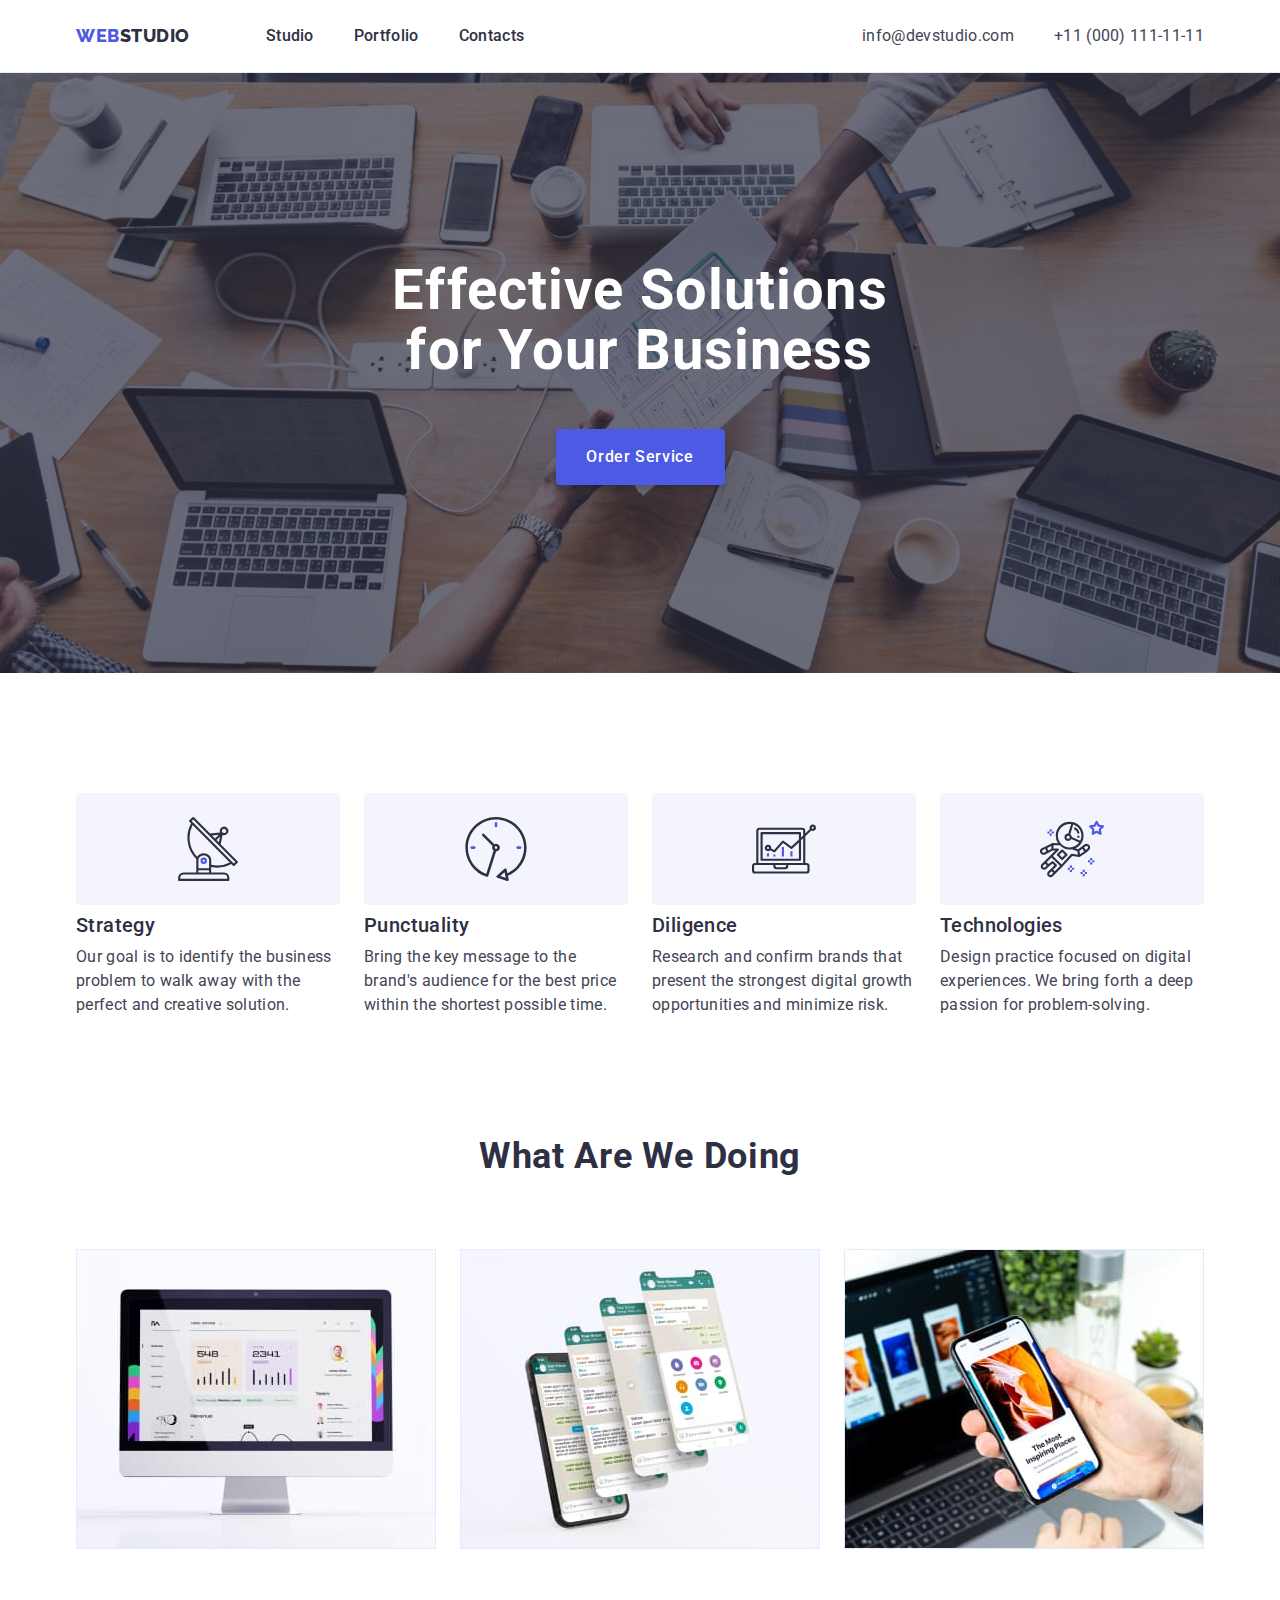
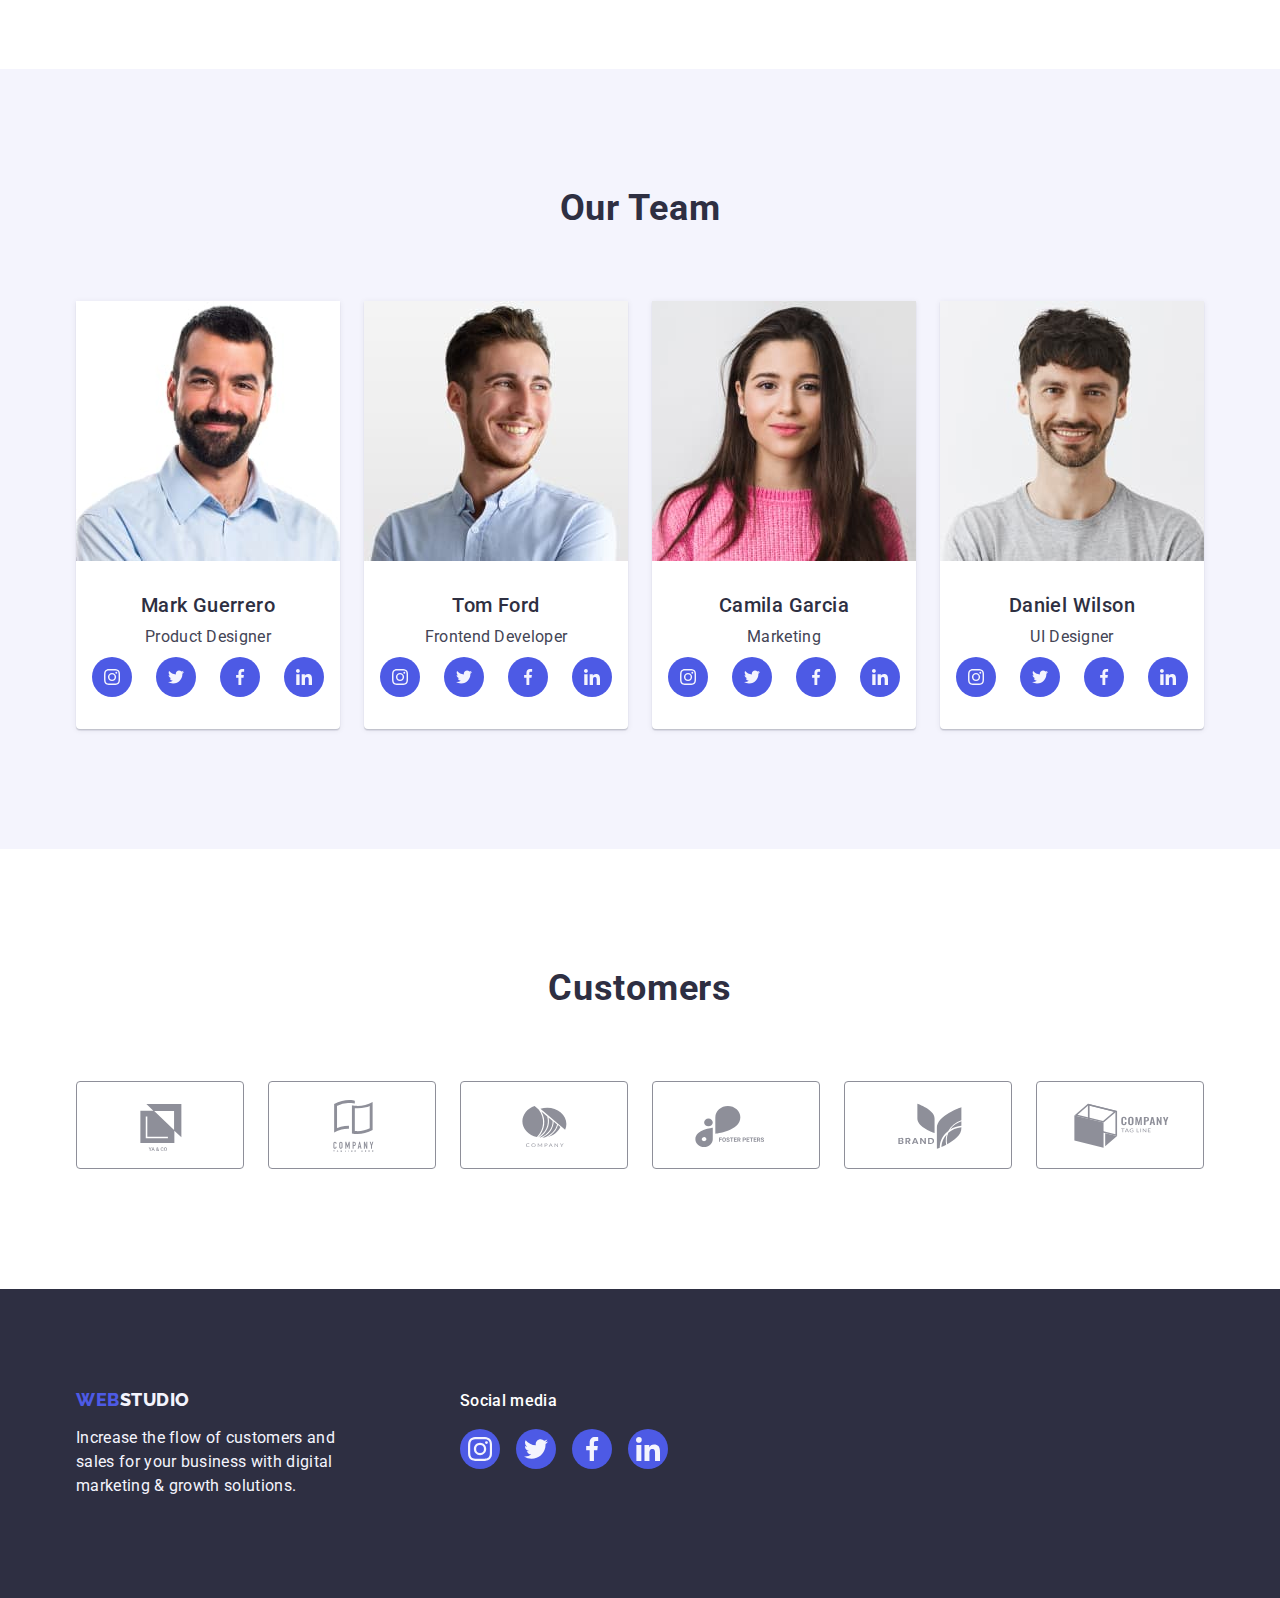
<file: index.html>
<!DOCTYPE html>
<html lang="en">
  <head>
    <meta charset="UTF-8" />
    <meta http-equiv="X-UA-Compatible" content="IE=edge" />
    <meta name="viewport" content="width=device-width, initial-scale=1.0" />
    <title>WebStudio</title>
    <link rel="preconnect" href="https://fonts.googleapis.com" />
    <link rel="preconnect" href="https://fonts.gstatic.com" crossorigin />
    <link
      href="https://fonts.googleapis.com/css2?family=Raleway:wght@800&family=Roboto:wght@400;500;700;900&display=swap"
      rel="stylesheet"
    />
    <link
      rel="stylesheet"
      href="https://cdn.jsdelivr.net/npm/modern-normalize@2.0.0/modern-normalize.min.css"
    />
    <link rel="stylesheet" href="./css/styles.css" />
  </head>
  <body>
    <!-- Header -->
    <header class="header-menu">
      <div class="container header-container">
        <!-- Navigation -->
        <nav class="menu">
          <a href="./index.html" class="logo header-logo link">
            Web<span class="logo-top">Studio</span></a
          >
          <ul class="menu-list list">
            <li class="menu-item">
              <a href="./index.html" class="menu-link link">Studio</a>
            </li>
            <li class="menu-item">
              <a href="./portfolio.html" class="menu-link link">Portfolio</a>
            </li>
            <li class="menu-item">
              <a href="" class="menu-link link">Contacts</a>
            </li>
          </ul>
        </nav>
        <!-- Header contacts -->
        <address class="contacts">
          <ul class="contacts-list list">
            <li class="contacts-item">
              <a href="mailto:info@devstudio.com" class="contact-link link"
                >info@devstudio.com</a
              >
            </li>
            <li class="contacts-item">
              <a href="tel:+110001111111" class="contact-link link"
                >+11 (000) 111-11-11</a
              >
            </li>
          </ul>
        </address>
      </div>
    </header>
    <!-- Main content -->
    <main>
      <!-- Hero -->
      <section class="hero">
        <div class="container">
          <h1 class="hero-title">Effective Solutions for Your Business</h1>
          <button type="button" class="button primary">Order Service</button>
        </div>
      </section>
      <!-- Features section -->
      <section class="features-container section">
        <div class="container">
          <h2 class="visually-hidden">Features</h2>
          <ul class="content-list list">
            <li class="content-item features-item">
              <div class="features-wraper">
                <svg class="features-icon" width="64" height="64">
                  <use href="./images/icons.svg#icon-antenna"></use>
                </svg>
              </div>
              <h3 class="item-title">Strategy</h3>
              <p class="description description-dark">
                Our goal is to identify the business problem to walk away with
                the perfect and creative solution.
              </p>
            </li>
            <li class="content-item features-item">
              <div class="features-wraper">
                <svg class="features-icon" width="64" height="64">
                  <use href="./images/icons.svg#icon-clock"></use>
                </svg>
              </div>
              <h3 class="item-title">Punctuality</h3>
              <p class="description description-dark">
                Bring the key message to the brand's audience for the best price
                within the shortest possible time.
              </p>
            </li>
            <li class="content-item features-item">
              <div class="features-wraper">
                <svg class="features-icon" width="64" height="64">
                  <use href="./images/icons.svg#icon-diagram"></use>
                </svg>
              </div>
              <h3 class="item-title">Diligence</h3>
              <p class="description description-dark">
                Research and confirm brands that present the strongest digital
                growth opportunities and minimize risk.
              </p>
            </li>
            <li class="content-item features-item">
              <div class="features-wraper">
                <svg class="features-icon" width="64" height="64">
                  <use href="./images/icons.svg#icon-astronaut"></use>
                </svg>
              </div>
              <h3 class="item-title">Technologies</h3>
              <p class="description description-dark">
                Design practice focused on digital experiences. We bring forth a
                deep passion for problem-solving.
              </p>
            </li>
          </ul>
        </div>
      </section>
      <!-- What are we doing section -->
      <section class="product-content section">
        <div class="container">
          <h2 class="content-title">What are we doing</h2>
          <ul class="content-list list">
            <li class="item-picture">
              <img
                src="./images/feature-1.jpg"
                alt="content on pc monitor"
                width="360"
                height="300"
              />
            </li>
            <li class="item-picture">
              <img
                src="./images/feature-2.jpg"
                alt="content on cellphone"
                width="360"
                height="300"
              />
            </li>
            <li class="item-picture">
              <img
                src="./images/feature-3.jpg"
                alt="content on cellphone and notebook"
                width="360"
                height="300"
              />
            </li>
          </ul>
        </div>
      </section>
      <!-- Our Team section -->
      <section class="team-content section">
        <div class="container">
          <h2 class="content-title">Our Team</h2>
          <ul class="content-list list">
            <li class="content-item emloyees-card">
              <img
                src="./images/teammember-1.jpg"
                alt="Mark Guerrero`s photo"
                width="264"
                height="260"
              />
              <div class="employees-wrapper">
                <h3 class="item-title">Mark Guerrero</h3>
                <p class="description description-dark">Product Designer</p>
                <ul class="employees-soc-list list">
                  <li class="employees-soc-item">
                    <a
                      href=""
                      target="_blank"
                      rel="noreferrer noopener"
                      class="employees-soc-link"
                    >
                      <svg class="employees-soc-icon" width="16" height="16">
                        <use href="./images/icons.svg#icon-instagram"></use>
                      </svg>
                    </a>
                  </li>
                  <li class="employees-soc-item">
                    <a
                      href=""
                      target="_blank"
                      rel="noreferrer noopener"
                      class="employees-soc-link"
                    >
                      <svg class="employees-soc-icon" width="16" height="16">
                        <use href="./images/icons.svg#icon-twitter"></use>
                      </svg>
                    </a>
                  </li>
                  <li class="employees-soc-item">
                    <a
                      href=""
                      target="_blank"
                      rel="noreferrer noopener"
                      class="employees-soc-link"
                    >
                      <svg class="employees-soc-icon" width="16" height="16">
                        <use href="./images/icons.svg#icon-facebook"></use>
                      </svg>
                    </a>
                  </li>
                  <li class="employees-soc-item">
                    <a
                      href=""
                      target="_blank"
                      rel="noreferrer noopener"
                      class="employees-soc-link"
                    >
                      <svg class="employees-soc-icon" width="16" height="16">
                        <use href="./images/icons.svg#icon-linkedin"></use>
                      </svg>
                    </a>
                  </li>
                </ul>
              </div>
            </li>
            <li class="content-item emloyees-card">
              <img
                src="./images/teammember-2.jpg"
                alt="Tom Ford`s photo"
                width="264"
                height="260"
              />
              <div class="employees-wrapper">
                <h3 class="item-title">Tom Ford</h3>
                <p class="description description-dark">Frontend Developer</p>
                <ul class="employees-soc-list list">
                  <li class="employees-soc-item">
                    <a
                      href=""
                      target="_blank"
                      rel="noreferrer noopener"
                      class="employees-soc-link"
                    >
                      <svg class="employees-soc-icon" width="16" height="16">
                        <use href="./images/icons.svg#icon-instagram"></use>
                      </svg>
                    </a>
                  </li>
                  <li class="employees-soc-item">
                    <a
                      href=""
                      target="_blank"
                      rel="noreferrer noopener"
                      class="employees-soc-link"
                    >
                      <svg class="employees-soc-icon" width="16" height="16">
                        <use href="./images/icons.svg#icon-twitter"></use>
                      </svg>
                    </a>
                  </li>
                  <li class="employees-soc-item">
                    <a
                      href=""
                      target="_blank"
                      rel="noreferrer noopener"
                      class="employees-soc-link"
                    >
                      <svg class="employees-soc-icon" width="16" height="16">
                        <use href="./images/icons.svg#icon-facebook"></use>
                      </svg>
                    </a>
                  </li>
                  <li class="employees-soc-item">
                    <a
                      href=""
                      target="_blank"
                      rel="noreferrer noopener"
                      class="employees-soc-link"
                    >
                      <svg class="employees-soc-icon" width="16" height="16">
                        <use href="./images/icons.svg#icon-linkedin"></use>
                      </svg>
                    </a>
                  </li>
                </ul>
              </div>
            </li>
            <li class="content-item emloyees-card">
              <img
                src="./images/teammember-3.jpg"
                alt="Camila Garcia`s photo"
                width="264"
                height="260"
              />
              <div class="employees-wrapper">
                <h3 class="item-title">Camila Garcia</h3>
                <p class="description description-dark">Marketing</p>
                <ul class="employees-soc-list list">
                  <li class="employees-soc-item">
                    <a
                      href=""
                      target="_blank"
                      rel="noreferrer noopener"
                      class="employees-soc-link"
                    >
                      <svg class="employees-soc-icon" width="16" height="16">
                        <use href="./images/icons.svg#icon-instagram"></use>
                      </svg>
                    </a>
                  </li>
                  <li class="employees-soc-item">
                    <a
                      href=""
                      target="_blank"
                      rel="noreferrer noopener"
                      class="employees-soc-link"
                    >
                      <svg class="employees-soc-icon" width="16" height="16">
                        <use href="./images/icons.svg#icon-twitter"></use>
                      </svg>
                    </a>
                  </li>
                  <li class="employees-soc-item">
                    <a
                      href=""
                      target="_blank"
                      rel="noreferrer noopener"
                      class="employees-soc-link"
                    >
                      <svg class="employees-soc-icon" width="16" height="16">
                        <use href="./images/icons.svg#icon-facebook"></use>
                      </svg>
                    </a>
                  </li>
                  <li class="employees-soc-item">
                    <a
                      href=""
                      target="_blank"
                      rel="noreferrer noopener"
                      class="employees-soc-link"
                    >
                      <svg class="employees-soc-icon" width="16" height="16">
                        <use href="./images/icons.svg#icon-linkedin"></use>
                      </svg>
                    </a>
                  </li>
                </ul>
              </div>
            </li>
            <li class="content-item emloyees-card">
              <img
                src="./images/teammember-4.jpg"
                alt="Daniel Wilson`s photo"
                width="264"
                height="260"
              />
              <div class="employees-wrapper">
                <h3 class="item-title">Daniel Wilson</h3>
                <p class="description description-dark">UI Designer</p>
                <ul class="employees-soc-list list">
                  <li class="employees-soc-item">
                    <a
                      href=""
                      target="_blank"
                      rel="noreferrer noopener"
                      class="employees-soc-link"
                    >
                      <svg class="employees-soc-icon" width="16" height="16">
                        <use href="./images/icons.svg#icon-instagram"></use>
                      </svg>
                    </a>
                  </li>
                  <li class="employees-soc-item">
                    <a
                      href=""
                      target="_blank"
                      rel="noreferrer noopener"
                      class="employees-soc-link"
                    >
                      <svg class="employees-soc-icon" width="16" height="16">
                        <use href="./images/icons.svg#icon-twitter"></use>
                      </svg>
                    </a>
                  </li>
                  <li class="employees-soc-item">
                    <a
                      href=""
                      target="_blank"
                      rel="noreferrer noopener"
                      class="employees-soc-link"
                    >
                      <svg class="employees-soc-icon" width="16" height="16">
                        <use href="./images/icons.svg#icon-facebook"></use>
                      </svg>
                    </a>
                  </li>
                  <li class="employees-soc-item">
                    <a
                      href=""
                      target="_blank"
                      rel="noreferrer noopener"
                      class="employees-soc-link"
                    >
                      <svg class="employees-soc-icon" width="16" height="16">
                        <use href="./images/icons.svg#icon-linkedin"></use>
                      </svg>
                    </a>
                  </li>
                </ul>
              </div>
            </li>
          </ul>
        </div>
      </section>
      <section class="customers-section section">
        <div class="container customers-section-list">
          <h2 class="content-title">Customers</h2>
          <ul class="customers-list list">
            <li class="customers-item">
              <a
                href=""
                target="_blank"
                rel="noreferrer noopener"
                class="customers-link"
              >
                <svg class="customers-icon" width="104" height="56">
                  <use href="./images/icons.svg#icon-logo-1"></use>
                </svg>
              </a>
            </li>
            <li class="customers-item">
              <a
                href=""
                target="_blank"
                rel="noreferrer noopener"
                class="customers-link"
              >
                <svg class="customers-icon" width="104" height="56">
                  <use href="./images/icons.svg#icon-logo-2"></use>
                </svg>
              </a>
            </li>
            <li class="customers-item">
              <a
                href=""
                target="_blank"
                rel="noreferrer noopener"
                class="customers-link"
              >
                <svg class="customers-icon" width="104" height="56">
                  <use href="./images/icons.svg#icon-logo-3"></use>
                </svg>
              </a>
            </li>
            <li class="customers-item">
              <a
                href=""
                target="_blank"
                rel="noreferrer noopener"
                class="customers-link"
              >
                <svg class="customers-icon" width="104" height="56">
                  <use href="./images/icons.svg#icon-logo-4"></use>
                </svg>
              </a>
            </li>
            <li class="customers-item">
              <a
                href=""
                target="_blank"
                rel="noreferrer noopener"
                class="customers-link"
              >
                <svg class="customers-icon" width="104" height="56">
                  <use href="./images/icons.svg#icon-logo-5"></use>
                </svg>
              </a>
            </li>
            <li class="customers-item">
              <a
                href=""
                target="_blank"
                rel="noreferrer noopener"
                class="customers-link"
              >
                <svg class="customers-icon" width="104" height="56">
                  <use href="./images/icons.svg#icon-logo-6"></use>
                </svg>
              </a>
            </li>
          </ul>
        </div>
      </section>
    </main>
    <footer class="footer">
      <div class="container footer-content">
        <div class="footer-logo-content">
          <a href="./index.html" class="logo footer-logo link">
            Web<span class="logo-bottom">Studio</span></a
          >
          <p class="description footer-description description-light">
            Increase the flow of customers and sales for your business with
            digital marketing & growth solutions.
          </p>
        </div>
        <div class="footer-soc-media">
          <p class="footer-soc-description description-light">Social media</p>
          <ul class="footer-soc-list list">
            <li class="footer-soc-item">
              <a
                href=""
                target="_blank"
                rel="noreferrer noopener"
                class="footer-soc-link"
              >
                <svg class="footer-soc-icon" width="24" height="24">
                  <use href="./images/icons.svg#icon-instagram"></use>
                </svg>
              </a>
            </li>
            <li class="footer-soc-item">
              <a
                href=""
                target="_blank"
                rel="noreferrer noopener"
                class="footer-soc-link"
              >
                <svg class="footer-soc-icon" width="24" height="24">
                  <use href="./images/icons.svg#icon-twitter"></use>
                </svg>
              </a>
            </li>
            <li class="footer-soc-item">
              <a
                href=""
                target="_blank"
                rel="noreferrer noopener"
                class="footer-soc-link"
              >
                <svg class="footer-soc-icon" width="24" height="24">
                  <use href="./images/icons.svg#icon-facebook"></use>
                </svg>
              </a>
            </li>
            <li class="footer-soc-item">
              <a
                href=""
                target="_blank"
                rel="noreferrer noopener"
                class="footer-soc-link"
              >
                <svg class="footer-soc-icon" width="24" height="24">
                  <use href="./images/icons.svg#icon-linkedin"></use>
                </svg>
              </a>
            </li>
          </ul>
        </div>
      </div>
    </footer>
  </body>
</html>
</file>
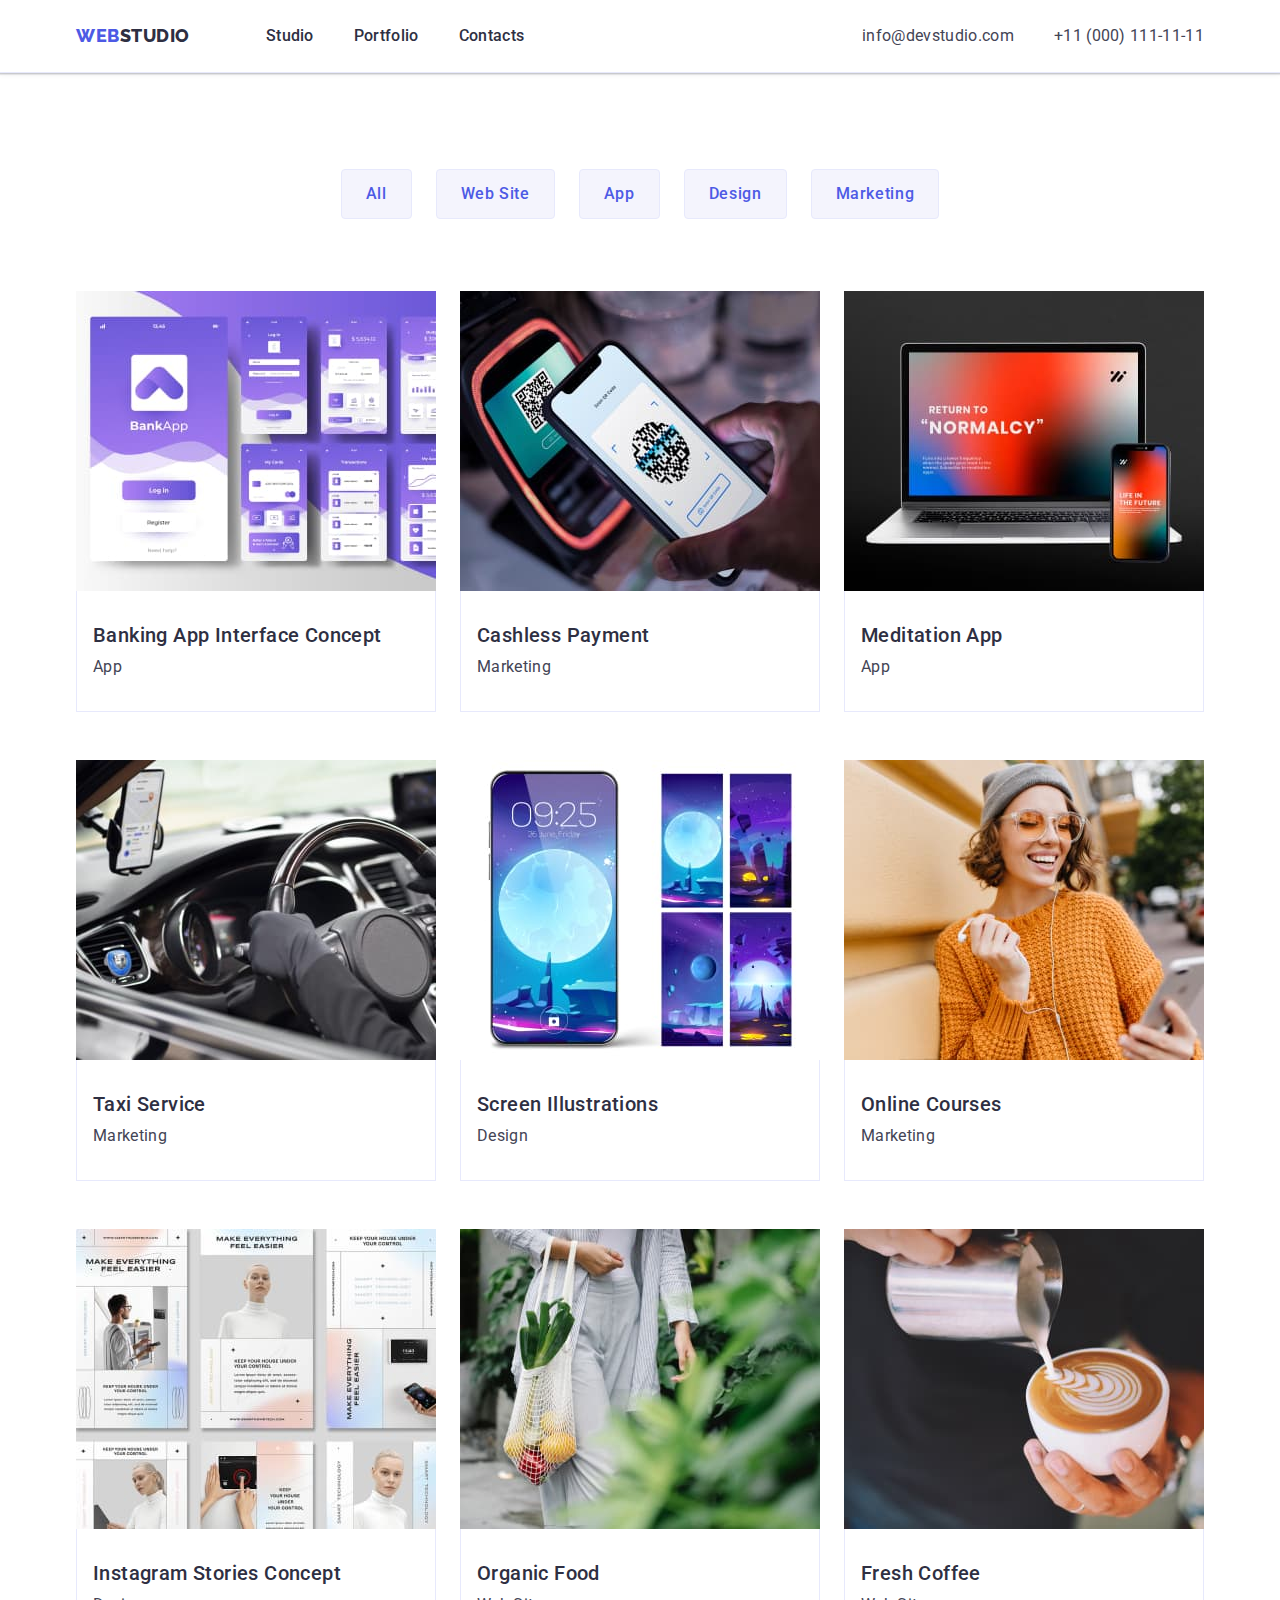
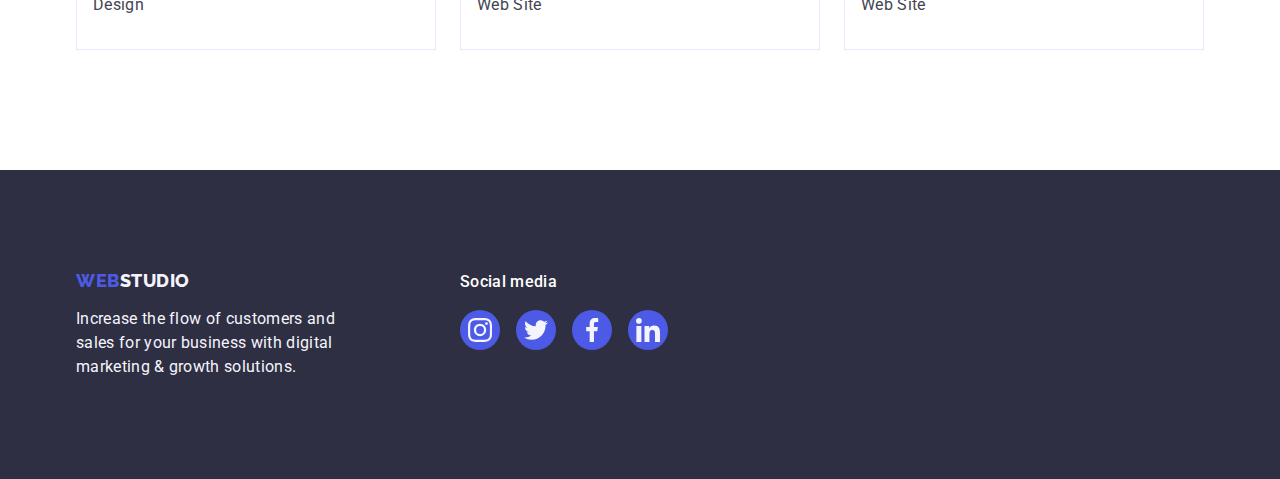
<file: portfolio.html>
<!DOCTYPE html>
<html lang="en">
  <head>
    <meta charset="UTF-8" />
    <meta http-equiv="X-UA-Compatible" content="IE=edge" />
    <meta name="viewport" content="width=device-width, initial-scale=1.0" />
    <title>WebStudio</title>
    <link rel="preconnect" href="https://fonts.googleapis.com" />
    <link rel="preconnect" href="https://fonts.gstatic.com" crossorigin />
    <link
      href="https://fonts.googleapis.com/css2?family=Raleway:wght@800&family=Roboto:wght@400;500;700;900&display=swap"
      rel="stylesheet"
    />
    <link
      rel="stylesheet"
      href="https://cdn.jsdelivr.net/npm/modern-normalize@2.0.0/modern-normalize.min.css"
    />
    <link rel="stylesheet" href="./css/styles.css" />
  </head>
  <body>
    <!-- Header -->
    <header class="header-menu">
      <div class="container header-container">
        <!-- Navigation -->
        <nav class="menu">
          <a href="./index.html" class="logo header-logo link">
            Web<span class="logo-top">Studio</span></a
          >
          <ul class="menu-list list">
            <li class="menu-item">
              <a href="./index.html" class="menu-link link">Studio</a>
            </li>
            <li class="menu-item">
              <a href="./portfolio.html" class="menu-link link">Portfolio</a>
            </li>
            <li class="menu-item">
              <a href="" class="menu-link link">Contacts</a>
            </li>
          </ul>
        </nav>
        <!-- Header contacts -->
        <address class="contacts">
          <ul class="contacts-list list">
            <li class="contacts-item">
              <a href="mailto:info@devstudio.com" class="contact-link link"
                >info@devstudio.com</a
              >
            </li>
            <li class="contacts-item">
              <a href="tel:+110001111111" class="contact-link link"
                >+11 (000) 111-11-11</a
              >
            </li>
          </ul>
        </address>
      </div>
    </header>
    <!-- Main conent -->
    <main>
      <!-- Filter buttons -->
      <section class="content">
        <div class="container">
          <h1 class="visually-hidden">Project cards</h1>
          <ul class="filter-button list">
            <li class="button-item">
              <button type="button" class="button secondary">All</button>
            </li>
            <li class="button-item">
              <button type="button" class="button secondary">Web Site</button>
            </li>
            <li class="button-item">
              <button type="button" class="button secondary">App</button>
            </li>
            <li class="button-item">
              <button type="button" class="button secondary">Design</button>
            </li>
            <li class="button-item">
              <button type="button" class="button secondary">Marketing</button>
            </li>
          </ul>
          <ul class="project-list list">
            <li class="project-item">
              <a href="" class="project-link link"
                ><img
                  class="image"
                  src="./images/projectcard-1.jpg"
                  alt="app interface"
                  width="360"
                  height="300"
                />
                <div class="project-wrapper">
                  <h2 class="item-title">Banking App Interface Concept</h2>
                  <p class="description description-dark">App</p>
                </div>
              </a>
            </li>
            <li class="project-item">
              <a href="" class="project-link link"
                ><img
                  src="./images/projectcard-2.jpg"
                  alt="paying by phone"
                  width="360"
                  height="300"
                />
                <div class="project-wrapper">
                  <h2 class="item-title">Cashless Payment</h2>
                  <p class="description description-dark">Marketing</p>
                </div>
              </a>
            </li>
            <li class="project-item">
              <a href="" class="project-link link"
                ><img
                  src="./images/projectcard-3.jpg"
                  alt="app on phone and notebook"
                  width="360"
                  height="300"
                />
                <div class="project-wrapper">
                  <h2 class="item-title">Meditation App</h2>
                  <p class="description description-dark">App</p>
                </div>
              </a>
            </li>
            <li class="project-item">
              <a href="" class="project-link link"
                ><img
                  src="./images/projectcard-4.jpg"
                  alt="driving a car"
                  width="360"
                  height="300"
                />
                <div class="project-wrapper">
                  <h2 class="item-title">Taxi Service</h2>
                  <p class="description description-dark">Marketing</p>
                </div>
              </a>
            </li>
            <li class="project-item">
              <a href="" class="project-link link"
                ><img
                  src="./images/projectcard-5.jpg"
                  alt="screen illustrations"
                  width="360"
                  height="300"
                />
                <div class="project-wrapper">
                  <h2 class="item-title">Screen Illustrations</h2>
                  <p class="description description-dark">Design</p>
                </div>
              </a>
            </li>
            <li class="project-item">
              <a href="" class="project-link link"
                ><img
                  src="./images/projectcard-6.jpg"
                  alt="smiling girl"
                  width="360"
                  height="300"
                />
                <div class="project-wrapper">
                  <h2 class="item-title">Online Courses</h2>
                  <p class="description description-dark">Marketing</p>
                </div>
              </a>
            </li>
            <li class="project-item">
              <a href="" class="project-link link"
                ><img
                  src="./images/projectcard-7.jpg"
                  alt="instagram stories"
                  width="360"
                  height="300"
                />
                <div class="project-wrapper">
                  <h2 class="item-title">Instagram Stories Concept</h2>
                  <p class="description description-dark">Design</p>
                </div>
              </a>
            </li>
            <li class="project-item">
              <a href="" class="project-link link"
                ><img
                  src="./images/projectcard-8.jpg"
                  alt="somebody with food"
                  width="360"
                  height="300"
                />
                <div class="project-wrapper">
                  <h2 class="item-title">Organic Food</h2>
                  <p class="description description-dark">Web Site</p>
                </div>
              </a>
            </li>
            <li class="project-item">
              <a href="" class="project-link link"
                ><img
                  src="./images/projectcard-9.jpg"
                  alt="making latte"
                  width="360"
                  height="300"
                />
                <div class="project-wrapper">
                  <h2 class="item-title">Fresh Coffee</h2>
                  <p class="description description-dark">Web Site</p>
                </div>
              </a>
            </li>
          </ul>
        </div>
      </section>
    </main>
    <footer class="footer">
      <div class="container footer-content">
        <div class="footer-logo-content">
          <a href="./index.html" class="logo footer-logo link">
            Web<span class="logo-bottom">Studio</span></a
          >
          <p class="description footer-description description-light">
            Increase the flow of customers and sales for your business with
            digital marketing & growth solutions.
          </p>
        </div>
        <div class="footer-soc-media">
          <p class="footer-soc-description description-light">Social media</p>
          <ul class="footer-soc-list list">
            <li class="footer-soc-item">
              <a
                href=""
                target="_blank"
                rel="noreferrer noopener"
                class="footer-soc-link"
              >
                <svg class="footer-soc-icon" width="24" height="24">
                  <use href="./images/icons.svg#icon-instagram"></use>
                </svg>
              </a>
            </li>
            <li class="footer-soc-item">
              <a
                href=""
                target="_blank"
                rel="noreferrer noopener"
                class="footer-soc-link"
              >
                <svg class="footer-soc-icon" width="24" height="24">
                  <use href="./images/icons.svg#icon-twitter"></use>
                </svg>
              </a>
            </li>
            <li class="footer-soc-item">
              <a
                href=""
                target="_blank"
                rel="noreferrer noopener"
                class="footer-soc-link"
              >
                <svg class="footer-soc-icon" width="24" height="24">
                  <use href="./images/icons.svg#icon-facebook"></use>
                </svg>
              </a>
            </li>
            <li class="footer-soc-item">
              <a
                href=""
                target="_blank"
                rel="noreferrer noopener"
                class="footer-soc-link"
              >
                <svg class="footer-soc-icon" width="24" height="24">
                  <use href="./images/icons.svg#icon-linkedin"></use>
                </svg>
              </a>
            </li>
          </ul>
        </div>
      </div>
    </footer>
  </body>
</html>
</file>
<file: css/styles.css>
:root {
  --primary-text-color: #434455;
  --primary-white-color: #fff;
  --action-color: #404bbf;
  --accent-color: #4d5ae5;
  --secondary-cloud-color: #f4f4fd;
  --secondary-dark-color: #2e2f42;
}

h1,
h2,
h3,
p {
  margin-top: 0;
  margin-bottom: 0;
}

img {
  display: block;
  max-width: 100%;
  height: auto;
}

.list {
  margin: 0;
  padding: 0;

  list-style: none;
}

.link {
  text-decoration: none;
}

body {
  color: var(--primary-text-color);
  background-color: var(--primary-white-color);
  font-family: Roboto, sans-serif;
  font-weight: 400;
  font-size: 16px;
  line-height: 1.5;
  letter-spacing: 0.02em;
}

.container {
  width: 1158px;
  padding: 0 15px;
  margin: 0 auto;
}

/* ================COMPONENTS */

.visually-hidden {
  position: absolute;
  width: 1px;
  height: 1px;
  margin: -1px;
  border: 0;
  padding: 0;
  white-space: nowrap;
  clip-path: inset(100%);
  clip: rect(0 0 0 0);
  overflow: hidden;
}

.logo {
  color: var(--accent-color);
  font-family: Raleway, sans-serif;
  font-weight: 800;
  font-size: 18px;
  line-height: 1.17;
  letter-spacing: 0.03em;
  text-transform: uppercase;
}
.logo-bottom {
  color: var(--secondary-cloud-color);
}

.logo-top {
  color: var(--secondary-dark-color);
}

.menu-link {
  color: var(--secondary-dark-color);
  font-weight: 500;
  font-size: 16px;
  line-height: 1.5;
  letter-spacing: 0.02em;
  text-decoration: none;
}

.menu-link:hover,
.menu-link:focus {
  color: var(--action-color);
}

.menu-link.current {
  color: var(--action-color);
}

.content-title {
  margin-bottom: 72px;

  color: var(--secondary-dark-color);
  font-size: 36px;
  line-height: 1.11;
  text-transform: capitalize;
  letter-spacing: 0.02em;
  text-align: center;
}

.content-list {
  display: flex;
  flex-wrap: wrap;
  gap: 24px;
}

.item-title {
  margin-bottom: 8px;

  color: var(--secondary-dark-color);
  font-weight: 500;
  font-size: 20px;
  line-height: 1.2;
  letter-spacing: 0.02em;
}

.description-dark {
  color: var(--primary-text-color);
}

.description-light {
  color: var(--secondary-cloud-color);
}

.button {
  cursor: pointer;
  font-family: inherit;
  font-weight: 500;
  font-size: 16px;
  line-height: 1.5;
  letter-spacing: 0.04em;
}

.button.primary {
  display: block;
  margin-right: auto;
  margin-left: auto;
  border: none;
  min-width: 169px;
  height: 56px;
  box-shadow: 0px 4px 4px rgba(0, 0, 0, 0.15);
  border-radius: 4px;

  color: var(--primary-white-color);
  background-color: var(--accent-color);
}

.button.primary:hover,
.button.primary:focus {
  background-color: var(--action-color);
}

.button.secondary {
  padding: 12px 24px;
  border: 1px solid #e7e9fc;
  border-radius: 4px;

  color: var(--accent-color);
  background-color: var(--secondary-cloud-color);
}

.button.secondary:hover,
.button.secondary:focus {
  border: 1px solid transparent;
  box-shadow: 0px 3px 1px rgba(0, 0, 0, 0.1), 0px 2px 1px rgba(0, 0, 0, 0.08),
    0px 2px 2px rgba(0, 0, 0, 0.12);

  color: var(--primary-white-color);
  background-color: var(--action-color);
}

/* ================/COMPONENTS */

/* ================HEADER */

.header-menu {
  border-bottom: 1px solid #e7e9fc;
  box-shadow: 0px 2px 1px rgba(46, 47, 66, 0.08),
    0px 1px 1px rgba(46, 47, 66, 0.16), 0px 1px 6px rgba(46, 47, 66, 0.08);
}

.header-container {
  display: flex;
  align-items: center;
}

.header-logo {
  margin-right: 76px;
}

.menu {
  display: flex;
  align-items: center;
}

.menu-list {
  display: flex;
  align-items: center;
}

.menu-link {
  display: block;
  padding-top: 24px;
  padding-bottom: 24px;
}

.menu-list {
  gap: 40px;
}

.contacts {
  display: flex;
  align-items: center;
  margin-left: auto;

  font-style: normal;
}

.contacts-list {
  display: flex;
  align-items: center;
}

.contact-link {
  display: block;
  padding-top: 24px;
  padding-bottom: 24px;
}

.contacts-list .contacts-item:not(:last-child) {
  margin-right: 40px;
}

.contact-link {
  color: var(--primary-text-color);
  font-size: 16px;
  line-height: 1.5;
}

.contact-link:hover,
.contact-link:focus {
  color: var(--action-color);
}
/* ================/HEADER */

/* ================HERO */
.hero {
  padding-top: 188px;
  padding-bottom: 188px;
  margin: 0 auto;

  background-color: var(--secondary-dark-color);
  text-align: center;

  background-image: linear-gradient(
      rgba(46, 47, 66, 0.7),
      rgba(46, 47, 66, 0.7)
    ),
    url(../images/people-office-1.jpg);
  max-width: 1440px;
  background-repeat: no-repeat;
  background-position: center;
  background-size: cover;
}

.hero-title {
  max-width: 496px;
  margin: 0 auto 48px auto;

  color: var(--primary-white-color);
  font-size: 56px;
  line-height: 1.07;
  letter-spacing: 0.02em;
}
/* ================/HERO */

/* ================FEATURES */

.features-container {
  padding-top: 120px;
  padding-bottom: 120px;
}

.features-item {
  display: flex;
  flex-direction: column;
  flex-basis: calc((100% - 3 * 24px) / 4);
}

.features-wraper {
  display: flex;
  justify-content: center;
  align-items: center;
  width: 264px;
  height: 112px;
  background-color: var(--secondary-cloud-color);
  border-radius: 4px;
  margin-bottom: 8px;
}

/* ================/FEATURES */

/* ================PRODUCT CONTENT */
.product-content {
  padding-bottom: 120px;
}

.picture-item {
  flex-basis: calc((100% - 2 * 24px) / 3);
}
/* ================/PRODUCT CONTENT */

/* ================TEAM CONTENT */
.team-content {
  padding-top: 120px;
  padding-bottom: 120px;

  background-color: var(--secondary-cloud-color);
}

.emloyees-card {
  box-shadow: 0px 1px 6px rgba(46, 47, 66, 0.08),
    0px 1px 1px rgba(46, 47, 66, 0.16), 0px 2px 1px rgba(46, 47, 66, 0.08);
  border-radius: 0px 0px 4px 4px;
  flex-basis: calc((100% - 3 * 24px) / 4);

  text-align: center;
  background-color: var(--primary-white-color);
}

.employees-wrapper {
  padding: 32px 16px;
}

.employees-soc-list {
  display: flex;
  justify-content: center;
  gap: 24px;
  margin-top: 8px;
}

.employees-soc-item {
  width: 40px;
  height: 40px;
}

.employees-soc-link {
  display: flex;
  justify-content: center;
  align-items: center;
  width: 100%;
  height: 100%;
  border-radius: 50%;
  background-color: var(--accent-color);
  color: var(--secondary-cloud-color);
}

.employees-soc-icon {
  fill: currentColor;
}

.employees-soc-link:hover,
.employees-soc-link:focus {
  background-color: var(--action-color);
}
/* ================/TEAM CONTENT */

/* ================CUSTOMERS */
.customers-section {
  padding-top: 120px;
  padding-bottom: 120px;
}

.customers-list {
  display: flex;
  justify-content: center;
  gap: 24px;
}

.customers-item {
  flex-basis: calc((100% - 5 * 24px) / 6);
  height: 88px;
}

.customers-link {
  width: 100%;
  height: 100%;
  display: flex;
  justify-content: center;
  align-items: center;
  border: 1px solid #8e8f99;
  border-radius: 4px;
  color: #8e8f99;
}

.customers-icon {
  fill: currentColor;
}

.customers-link:hover,
.customers-link:focus {
  color: var(--action-color);
  border-color: var(--action-color);
}

/* ================/CUSTOMERS */

/* ================FOOTER */
.footer {
  padding-top: 100px;
  padding-bottom: 100px;
  background-color: var(--secondary-dark-color);
}

.footer-content {
  display: flex;
  align-items: baseline;
}

.footer-logo-content {
  margin-right: 120px;
  max-width: 264px;
}

.footer-logo {
  display: inline-block;
  margin-bottom: 16px;
}

.footer-soc-description {
  font-weight: 500;
  margin-bottom: 16px;
  color: var(--primary-white-color);
}

.footer-soc-media {
  max-width: 208px;
}

.footer-soc-list {
  display: flex;
  gap: 16px;
}
.footer-soc-item {
  width: 40px;
  height: 40px;
}
.footer-soc-link {
  width: 100%;
  height: 100%;
  background-color: var(--accent-color);
  border-radius: 50%;
  display: flex;
  justify-content: center;
  align-items: center;
  color: var(--secondary-cloud-color);
}

.footer-soc-icon {
  fill: currentColor;
}

.footer-soc-link:hover,
.footer-soc-link:focus {
  background-color: #31d0aa;
}
/* ================/FOOTER */

/* ================CONTENT */
.content {
  padding-top: 96px;
  padding-bottom: 120px;
}
/* ================/CONTENT */

/* ================FILTER BUTTONS */
.filter-button {
  display: flex;
  justify-content: center;
  gap: 24px;
  margin-bottom: 72px;
}
/* ================/FILTER BUTTONS */

/* ================PROJECT-LIST */
.project-list {
  display: flex;
  flex-wrap: wrap;
  justify-content: center;
  column-gap: 24px;
  row-gap: 48px;
}

.project-wrapper {
  padding: 32px 16px;
  border: 1px solid #e7e9fc;
  border-top: none;
  flex-basis: calc((100% - 2 * 24px) / 3);
}

.project-link {
  display: block;
}

.project-link:hover,
.project-link:focus {
  box-shadow: 0px 1px 6px rgba(46, 47, 66, 0.08),
    0px 1px 1px rgba(46, 47, 66, 0.16), 0px 2px 1px rgba(46, 47, 66, 0.08);
}
/* ================/PROJECT-LIST */
</file>
